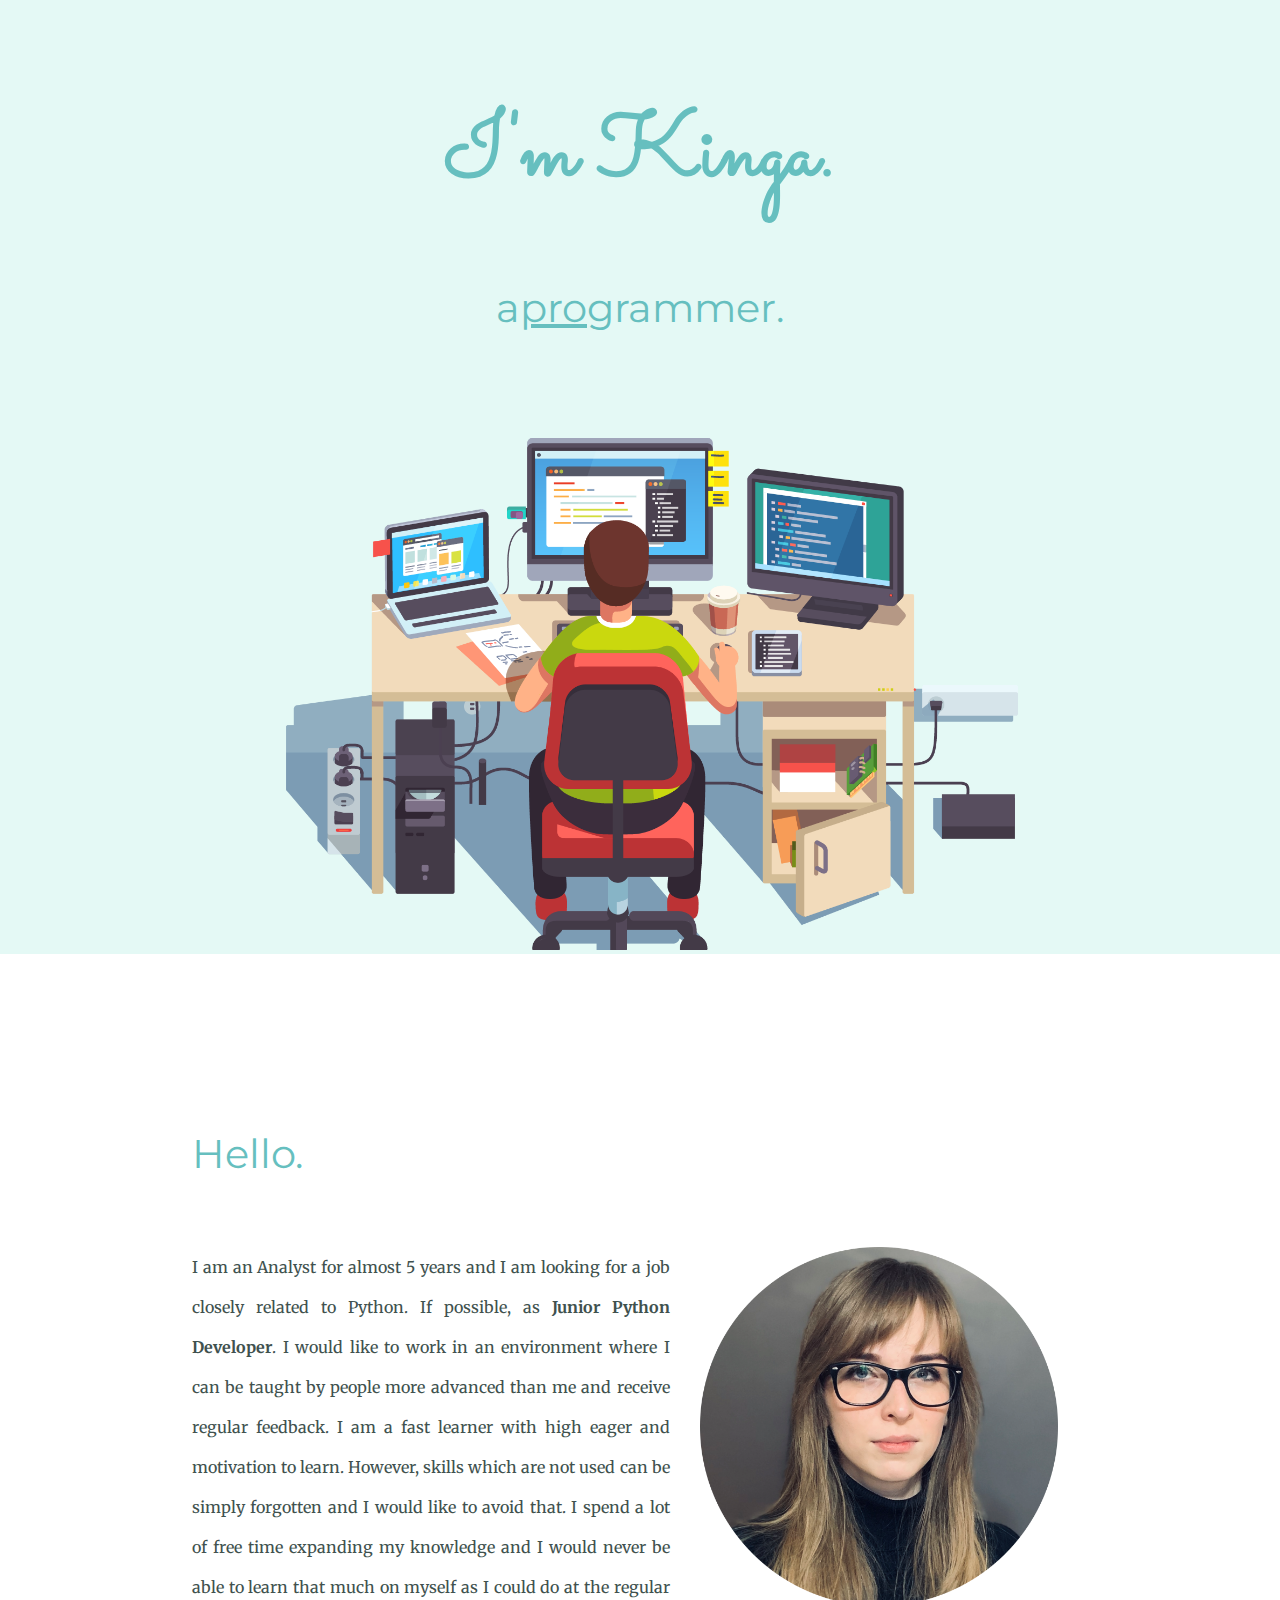
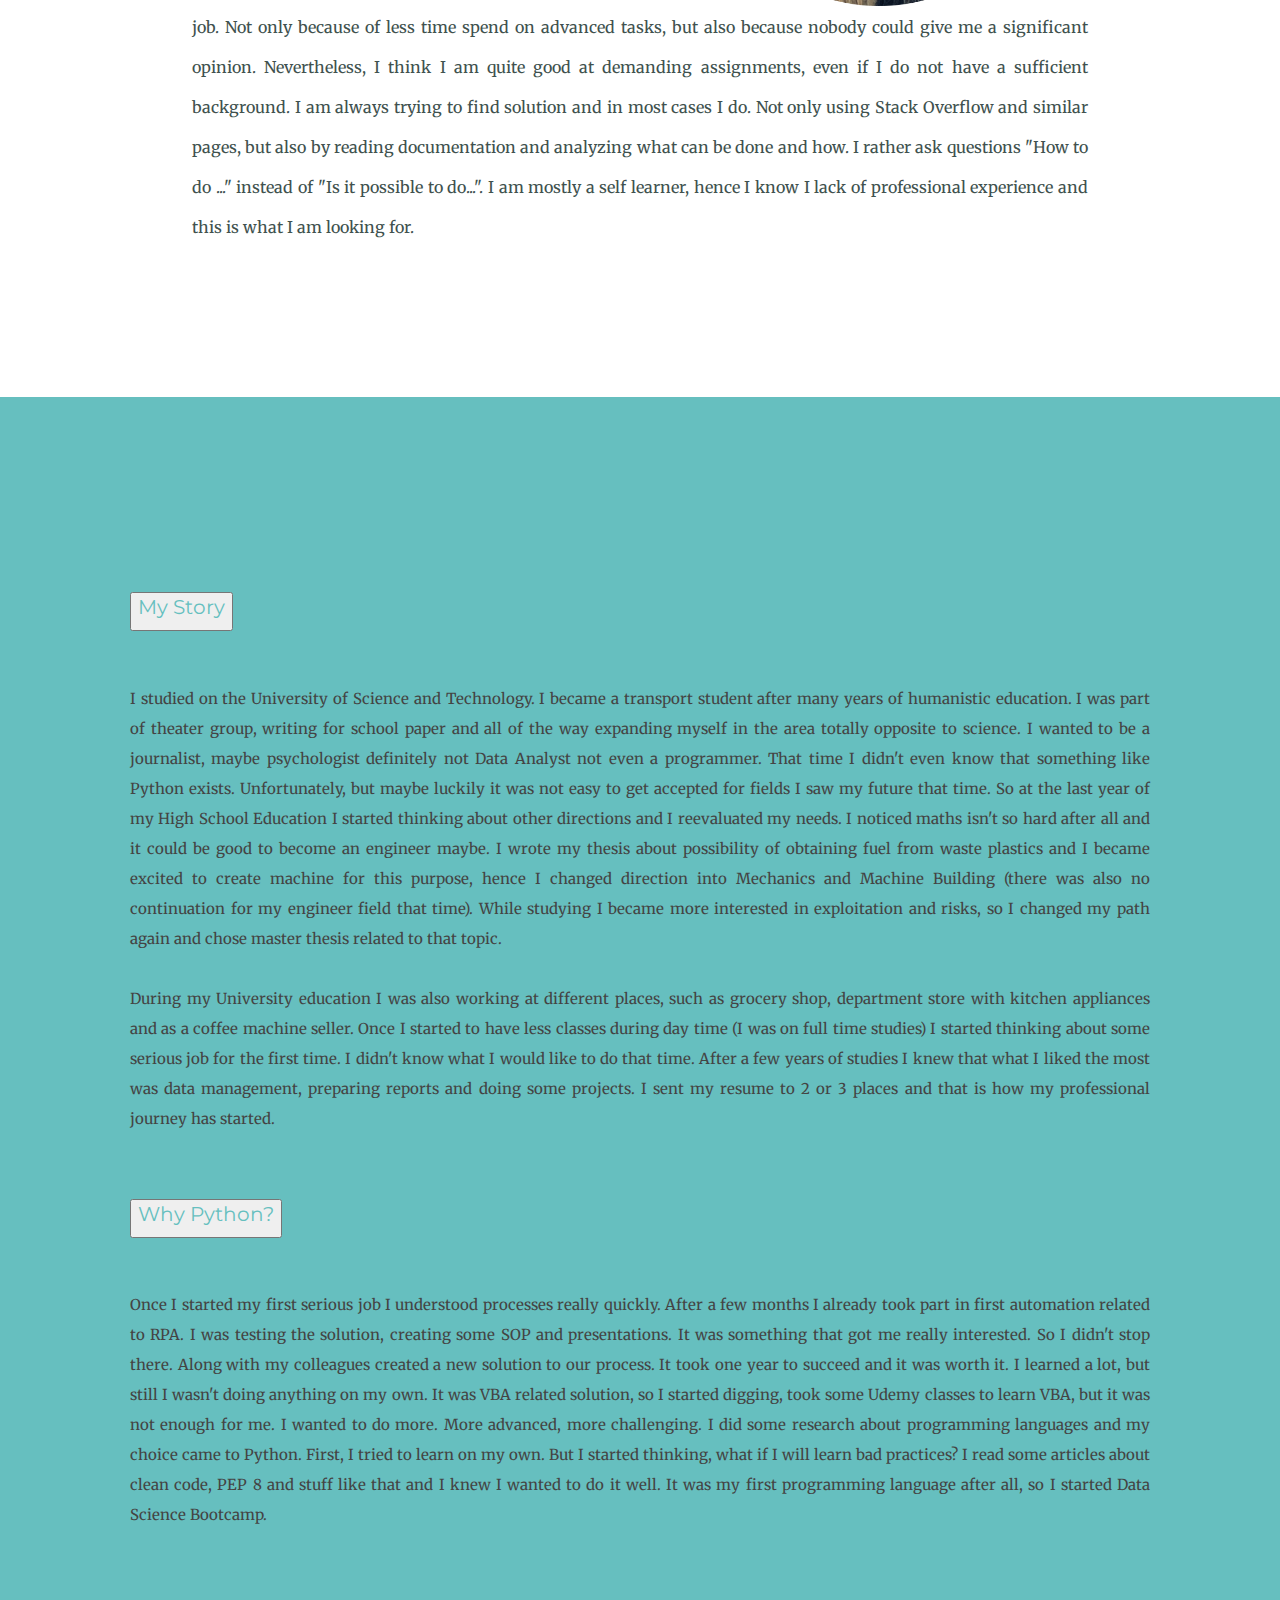
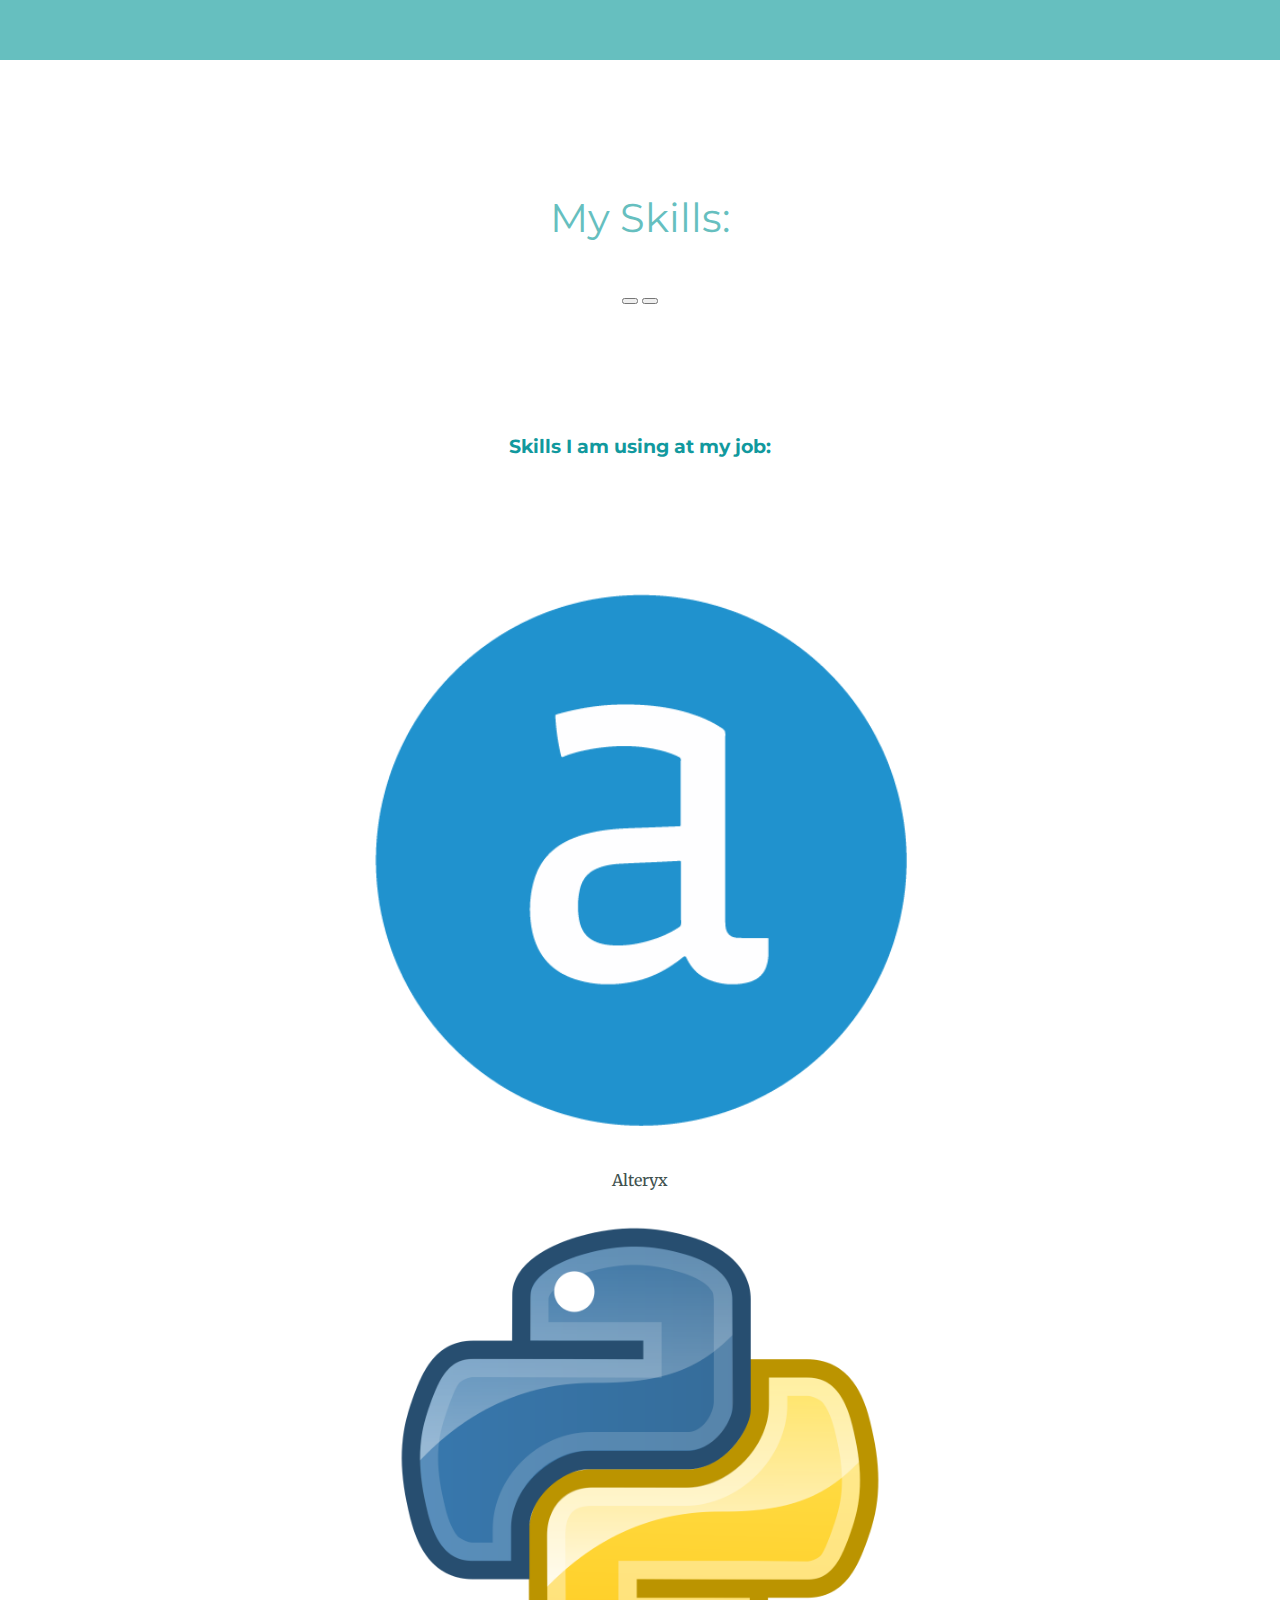
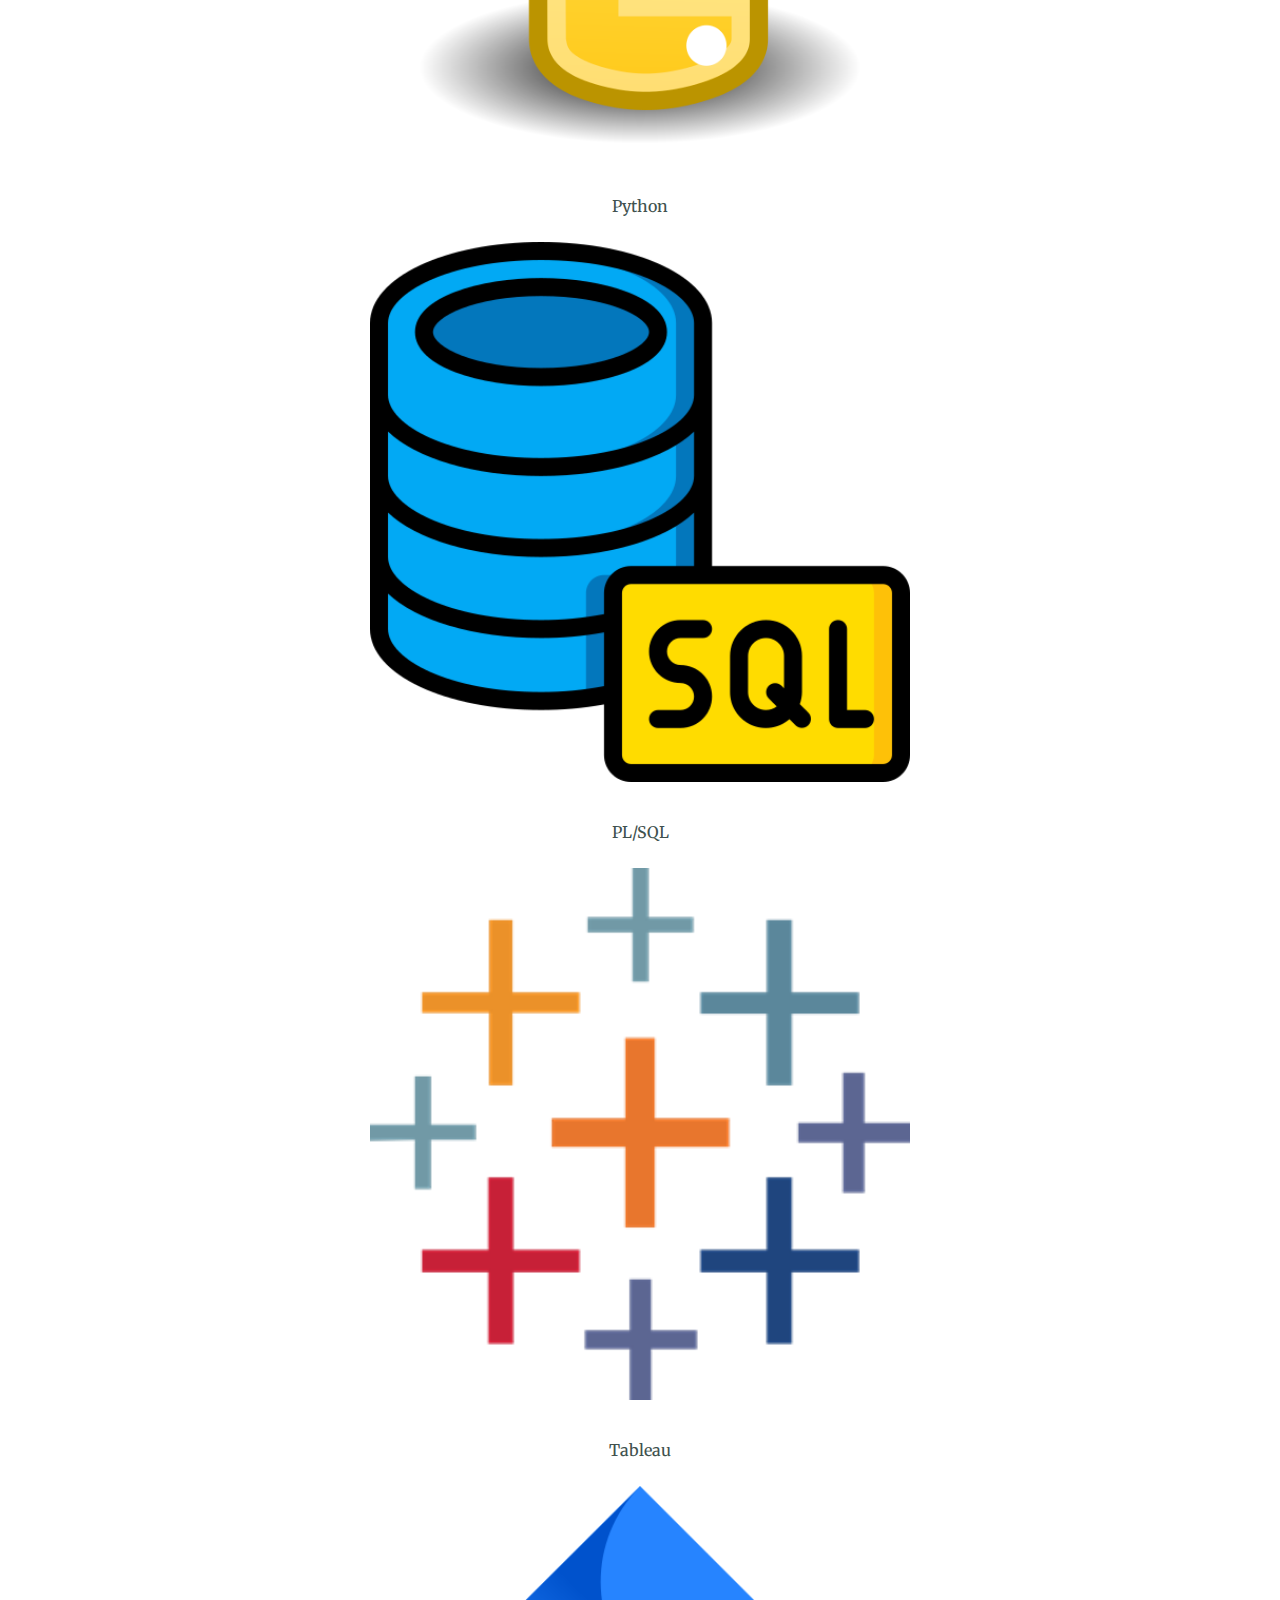
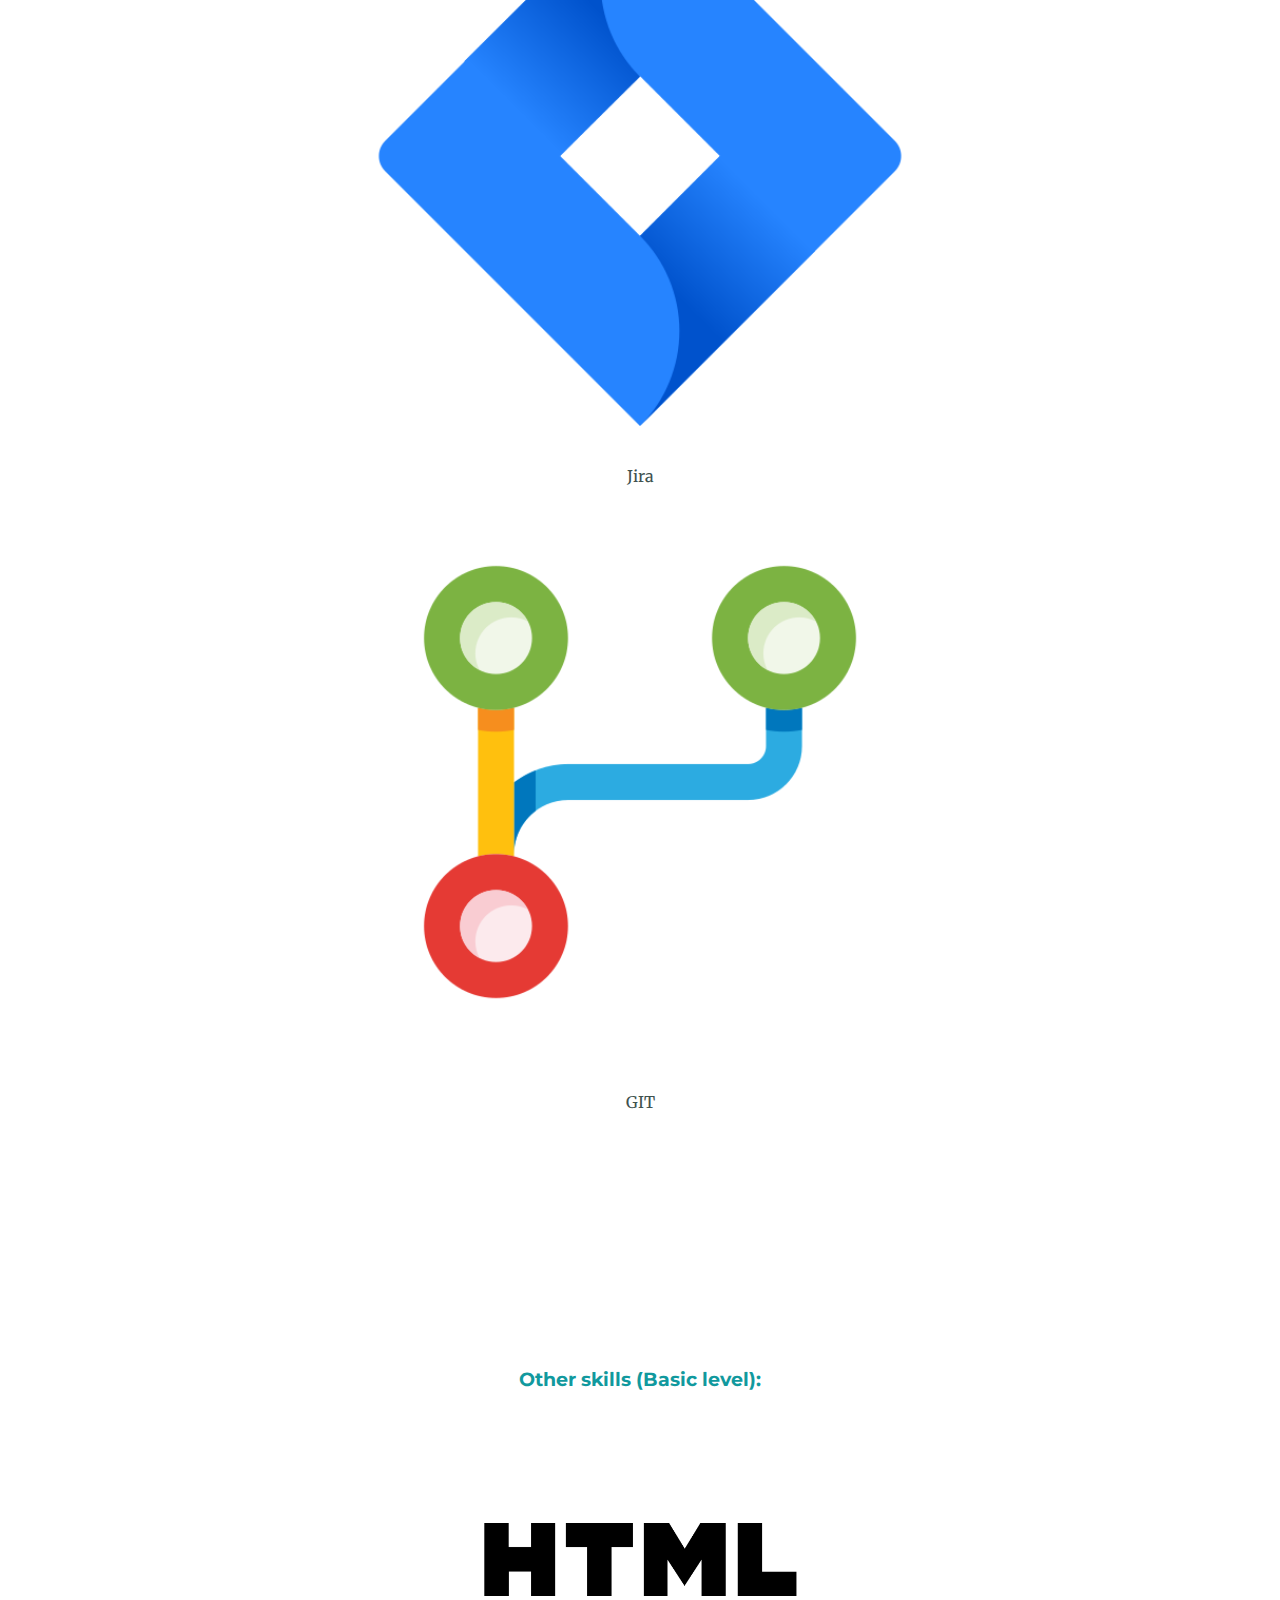
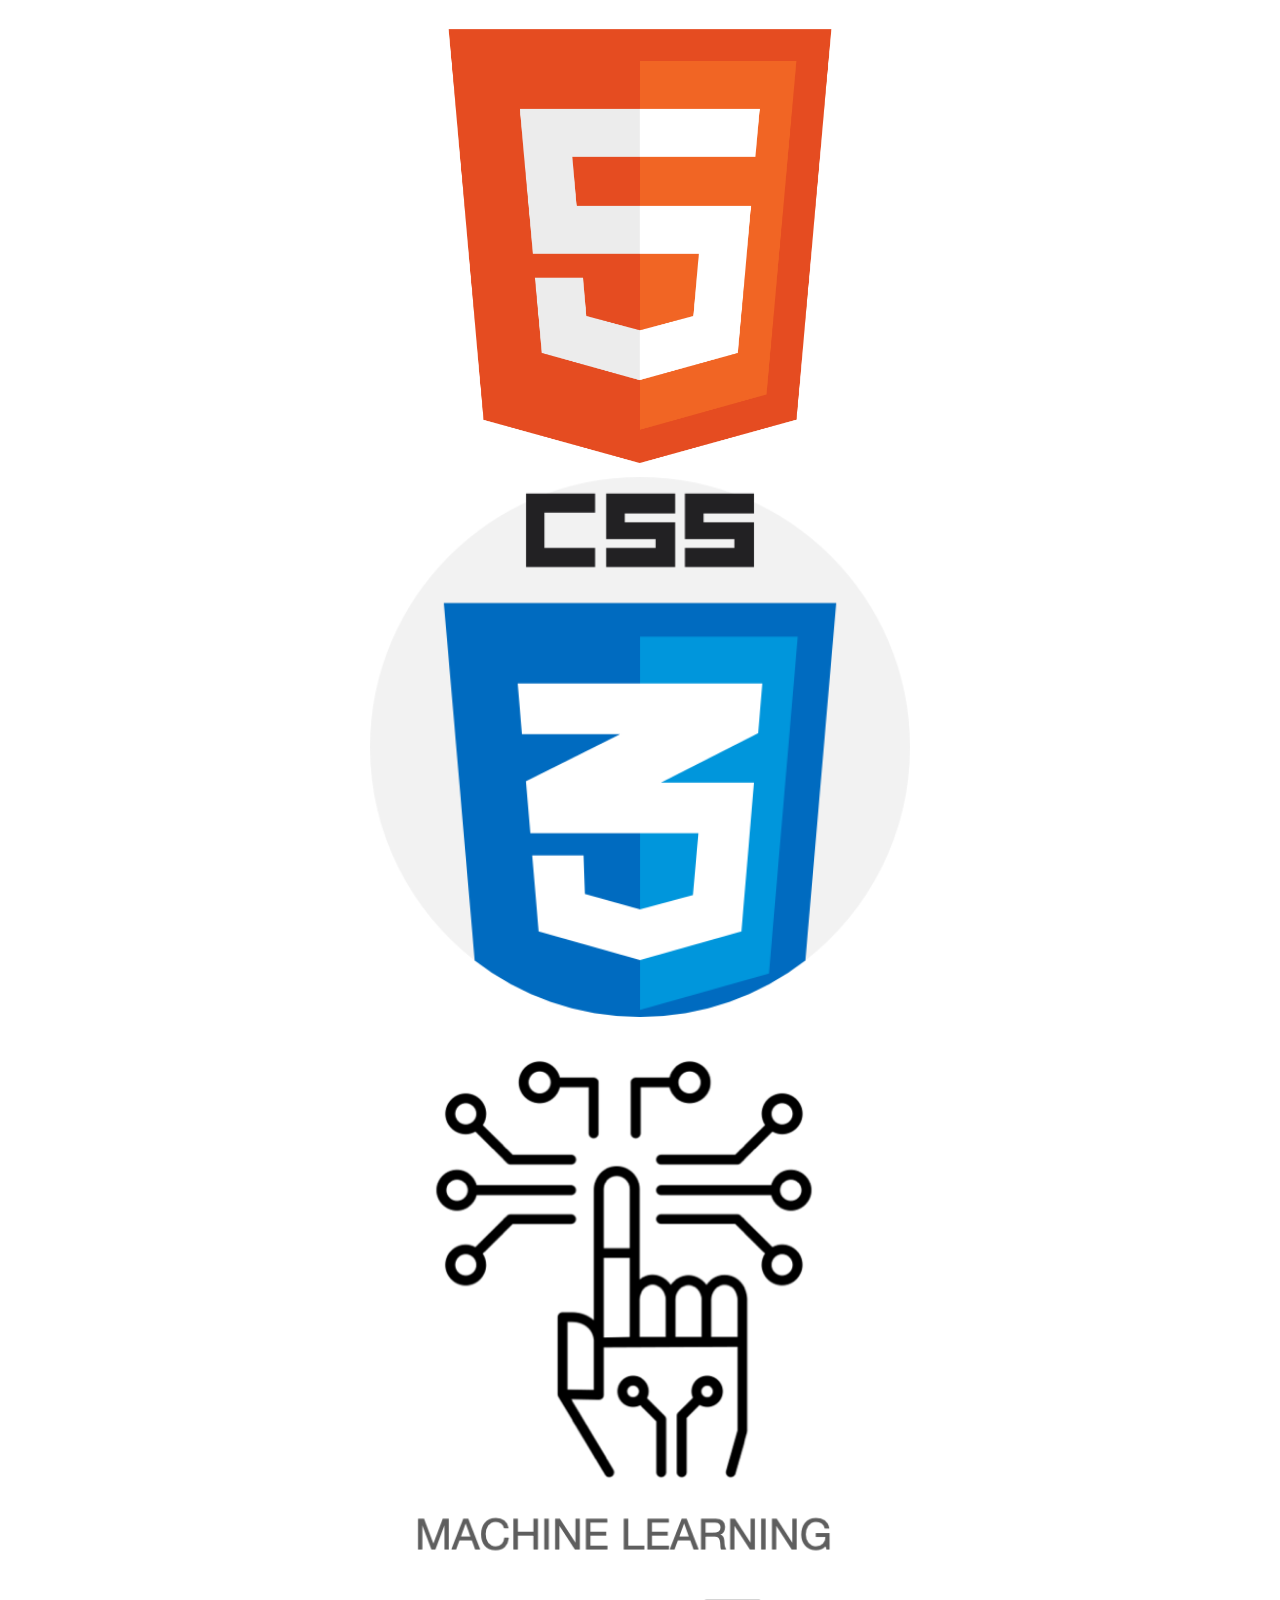
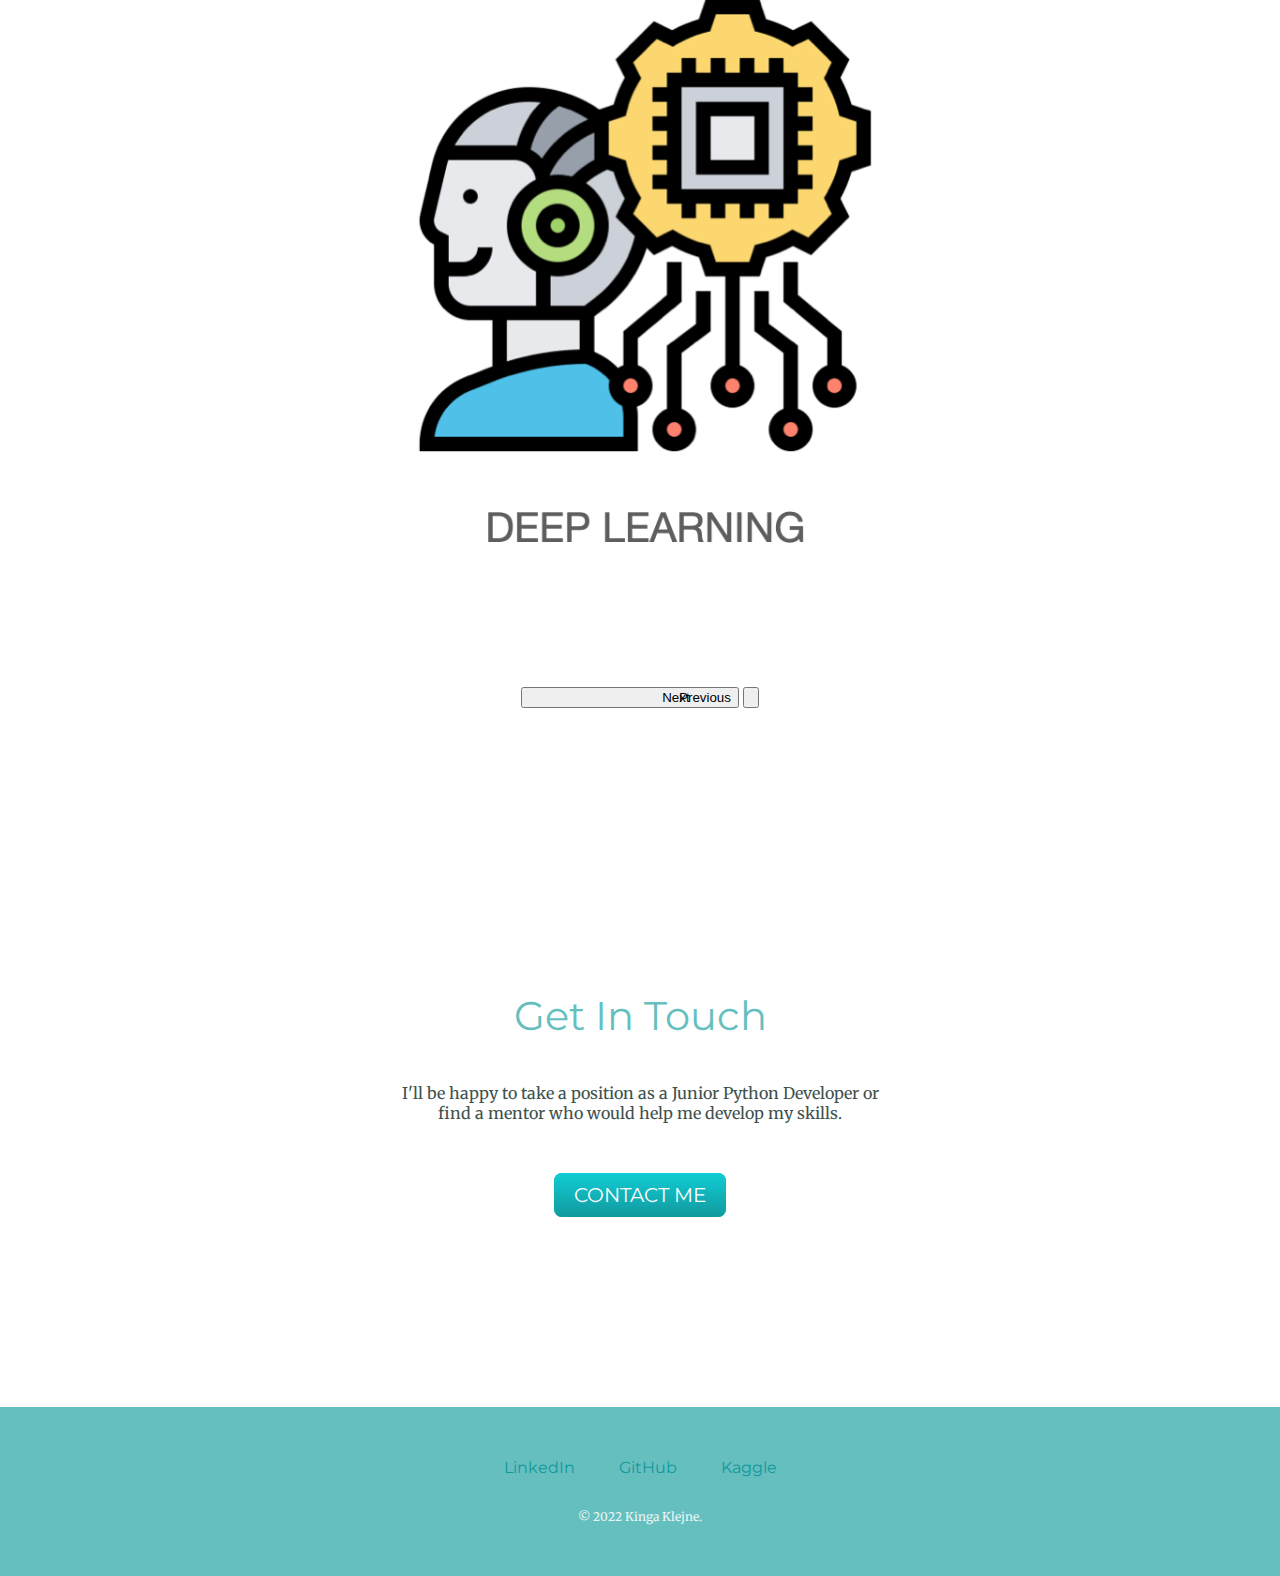
<file: index.html>
<!DOCTYPE html>
<html lang="en" dir="ltr">

<head>
  <meta charset="utf-8">
  <title>Kinga Klejne</title>
  <!-- Bootstrap Scripts -->
  <link href="https://cdn.jsdelivr.net/npm/bootstrap@5.2.2/dist/css/bootstrap.min.css" rel="stylesheet" integrity="sha384-Zenh87qX5JnK2Jl0vWa8Ck2rdkQ2Bzep5IDxbcnCeuOxjzrPF/et3URy9Bv1WTRi" crossorigin="anonymous">
  <script src="https://cdn.jsdelivr.net/npm/bootstrap@5.2.2/dist/js/bootstrap.bundle.min.js" integrity="sha384-OERcA2EqjJCMA+/3y+gxIOqMEjwtxJY7qPCqsdltbNJuaOe923+mo//f6V8Qbsw3" crossorigin="anonymous"></script>

  <!-- CSS Stylesheets -->
  <link rel="stylesheet" href="css/styles.css">
  <!-- favicon -->
  <link rel="icon" href="favicon.ico">
  <!-- Google Fonts -->
  <link rel="preconnect" href="https://fonts.googleapis.com">
  <link rel="preconnect" href="https://fonts.gstatic.com" crossorigin>
  <link href="https://fonts.googleapis.com/css2?family=Merriweather&family=Montserrat&family=Sacramento&display=swap" rel="stylesheet">

</head>

<body>

  <!-- Top section -->
  <div class="top-containter">
    <div class="title-text">
      <h1>I'm Kinga.</h1>
      <h2>a<span class="pro">pro</span>grammer.</h2>
    </div>
    <img class="desk" src="images/desk.png" alt="desk-img">
  </div>

  <!-- About me -->
  <div class="middle-container">
    <div class="profile-container">
      <h2>Hello.</h2>
      <img class="my-photo" src="images/IMG_1498.png" alt="Kinga profile picture">
      <p>I am an Analyst for almost 5 years and I am looking for a job closely
        related to Python. If possible, as <b>Junior Python Developer</b>.
        I would like to work in an environment where I can be taught by people more
        advanced than me and receive regular feedback. I am a fast learner with
        high eager and motivation to learn. However, skills which are not used
        can be simply forgotten and I would like to avoid that.
        I spend a lot of free time expanding my knowledge and I would never
        be able to learn that much on myself as I could do at the regular job.
        Not only because of less time spend on advanced tasks, but also
        because nobody could give me a significant opinion.
        Nevertheless, I think I am quite good at demanding assignments,
        even if I do not have a sufficient background. I am always trying to
        find solution and in most cases I do. Not only using Stack Overflow
        and similar pages, but also by reading documentation and analyzing what
        can be done and how. I rather ask questions "How to do ..." instead of
        "Is it possible to do...". I am mostly a self learner, hence I know
        I lack of professional experience and this is what I am looking for.
      </p>
    </div>
    </div>

    <!-- Accordion Section -->
    <div class="story-container">
      <div class="accordion accordion-flush accordion-container" id="accordionFlushExample">
        <div class="accordion-item">
          <h2 class="accordion-header" id="flush-headingOne">
            <button class="accordion-button collapsed acc-head" type="button" data-bs-toggle="collapse" data-bs-target="#flush-collapseOne" aria-expanded="true" aria-controls="flush-collapseOne">
              My Story
            </button>
          </h2>
          <div id="flush-collapseOne" class="accordion-collapse collapse show" aria-labelledby="flush-headingOne" data-bs-parent="#accordionFlushExample">
            <div class="accordion-body">
              I studied on the University of Science and Technology. I became a
              transport student after many years of humanistic education. I was
              part of theater group, writing for school paper and all of the way
              expanding myself in the area totally opposite to science. I wanted
              to be a journalist, maybe psychologist definitely not Data Analyst
              not even a programmer. That time I didn't even know that something
              like Python exists. Unfortunately, but maybe luckily it was not easy
              to get accepted for fields I saw my future that time. So at the last
              year of my High School Education I started thinking about other
              directions and I reevaluated my needs. I noticed maths isn't so
              hard after all and it could be good to become an engineer maybe.
              I wrote my thesis about possibility of obtaining fuel from waste
              plastics and I became excited to create machine for this purpose,
              hence I changed direction into Mechanics and Machine Building
              (there was also no continuation for my engineer field that time).
              While studying I became more interested in exploitation and risks,
              so I changed my path again and chose master thesis related to that
              topic.
              <br>
              <br>
              During my University education I was also working at different places,
              such as grocery shop, department store with kitchen appliances and
              as a coffee machine seller. Once I started to have less classes
              during day time (I was on full time studies) I started thinking
              about some serious job for the first time. I didn't know what I
              would like to do that time. After a few years of studies I knew that
              what I liked the most was data management, preparing reports and doing
              some projects. I sent my resume to 2 or 3 places and that is how my
              professional journey has started.
            </div>
          </div>
        </div>

        <div class="accordion-item">
          <h2 class="accordion-header" id="flush-headingTwo">
            <button class="accordion-button collapsed acc-head" type="button" data-bs-toggle="collapse" data-bs-target="#flush-collapseTwo" aria-expanded="false" aria-controls="flush-collapseTwo">
              Why Python?
            </button>
          </h2>
          <div id="flush-collapseTwo" class="accordion-collapse collapse" aria-labelledby="flush-headingTwo" data-bs-parent="#accordionFlushExample">
            <div class="accordion-body">
              Once I started my first serious job I understood processes really
              quickly. After a few months I already took part in first automation
              related to RPA. I was testing the solution, creating some SOP and
              presentations. It was something that got me really interested.
              So I didn't stop there. Along with my colleagues created a new
              solution to our process. It took one year to succeed and it was
              worth it. I learned a lot, but still I wasn't doing anything on
              my own. It was VBA related solution, so I started digging, took
              some Udemy classes to learn VBA, but it was not enough for me.
              I wanted to do more. More advanced, more challenging. I did some
              research about programming languages and my choice came to Python.
              First, I tried to learn on my own. But I started thinking, what if
              I will learn bad practices? I read some articles about clean code,
              PEP 8 and stuff like that and I knew I wanted to do it well. It was
              my first programming language after all, so I started
              Data Science Bootcamp.
            </div>
          </div>
        </div>
      </div>
      </div>

      <!-- My skills section -->
      <div class="skills-container">
        <h2>My Skills:</h2>

        <div id="carouselExampleCaptions" class="carousel carousel-dark slide" data-bs-ride="false">
          <div class="carousel-indicators">
            <button type="button" data-bs-target="#carouselExampleCaptions" data-bs-slide-to="0" class="active" aria-current="true" aria-label="Slide 1"></button>
            <button type="button" data-bs-target="#carouselExampleCaptions" data-bs-slide-to="1" aria-label="Slide 2"></button>
          </div>
          <div class="carousel-inner">
            <div class="carousel-item active">
              <h3 class="carousel-top-text">Skills I am using at my job:</h3>
              <div class="row">
                <div class="col-2">
                  <img class="skill_job" src="images/alteryx.png" alt="skill_alteryx">
                  <p>Alteryx</p>
                </div>
                <div class="col-2">
                  <img class="skill_job" src="images/Python.png" alt="skill_python">
                  <p>Python</p>
                </div>
                <div class="col-2">
                  <img class="skill_job" src="images/sql.png" alt="skill_sql">
                  <p>PL/SQL</p>
                </div>
                <div class="col-2">
                  <img class="skill_job" src="images/tableau.png" alt="skill_tableau">
                  <p>Tableau</p>
                </div>
                <div class="col-2">
                  <img class="skill_job" src="images/jira.png" alt="skill_jira">
                  <p>Jira</p>
                </div>
                <div class="col-2">
                  <img class="skill_job" src="images/git.png" alt="skill_git">
                  <p>GIT</p>
                </div>
              </div>
            </div>
            <div class="carousel-item">
              <h3 class="carousel-top-text">Other skills (Basic level):</h3>
              <div class="row">
                <div class="col-3">
                  <img class="skill_other" src="images/html.png" alt="skill_html">
                </div>
                <div class="col-3">
                  <img class="skill_other" src="images/css.png" alt="skill_css">
                </div>
                <div class="col-3">
                  <img class="skill_other" src="images/ml.png" alt="skill_ml">
                </div>
                <div class="col-3">
                  <img class="skill_other" src="images/dl.png" alt="skill_dl">
                </div>
              </div>
            </div>
          </div>
          <button class="carousel-control-prev" type="button" data-bs-target="#carouselExampleCaptions" data-bs-slide="prev">
            <span class="carousel-control-prev-icon" aria-hidden="true"></span>
            <span class="visually-hidden">Previous</span>
          </button>
          <button class="carousel-control-next" type="button" data-bs-target="#carouselExampleCaptions" data-bs-slide="next">
            <span class="carousel-control-next-icon" aria-hidden="true"></span>
            <span class="visually-hidden">Next</span>
          </button>
        </div>
      </div>
    </div>
  </div>
  <!-- Contact form -->
  <div class="contact-me-container">
    <h2>Get In Touch</h2>
    <p class="contact-message">I'll be happy to take a position as a Junior Python Developer or find a mentor who would help me develop my skills.</p>
    <a class="btn" href="mailto:kingaklejne@email.com">CONTACT ME</a>
  </div>

  <div class="bottom-container">
    <a class="footer-link" href="https://www.linkedin.com/in/kinga-klejne/">LinkedIn</a>
    <a class="footer-link" href="https://github.com/KingaKlejne">GitHub</a>
    <a class="footer-link" href="https://www.kaggle.com/kingaklejne">Kaggle</a>
    <p class="copyright">© 2022 Kinga Klejne.</p>
  </div>

</body>

</html>
</file>
<file: css/styles.css>
body {
  color: #40514E;
  margin: 0;
  text-align: center;
  font-family: "Merriweather", serif;
}

h1 {
  color: #66BFBF;
  font-size: 5.625rem;
  font-family: "Sacramento", serif;
}

h2 {
  color: #66BFBF;
  font-family: "Montserrat", serif;
  font-size: 2.5rem;
  font-weight: normal;
  padding-bottom: 10px;
}

h3 {
  color: #11999E;
  font-family: "Montserrat", serif;
}

a {
  color: #11999E;
  font-family: 'Montserrat', sans-serif;
  margin: 10px 20px;
  text-decoration: none;
}

a:hover {
  color: #EAF6F6;
}

/* Containers */
.top-containter {
  background-color: #E4F9F5;
  position: relative;
  padding-top: 10px;
}

.middle-container {
  padding: 20px, 0px;
}

.profile-container {
  width: 70%;
  margin: 150px auto;
  text-align: justify;
  line-height: 2.5;
}

.story-container {
  background-color: #66BFBF;
  padding: 130px;
}

.accordion-container {
  color: #444;
  width: 100%;
  text-align: justify;
  font-size: 15px;
  transition: 0.4s;
  font-family: "Merriweather", serif;
  line-height: 2;
}

.skills-container {
  padding-top: 100px;
  padding-bottom: 100px;
}

.contact-me-container {
  padding-top: 150px;
  padding-bottom: 100px;
}

.bottom-container {
  background-color: #66BFBF;
  padding: 50px 0 20px;
}

/* Texts */
.title-text {
  padding-top: 20px;
}

.pro {
  text-decoration: underline;
}

.carousel-top-text {
  padding-bottom: 100px;
}

/* Pictures */
.desk {
  width: 80%;
}

.my-photo {
  width: 40%;
  float: right;
  padding: 0 30px;
}

.skill_job, .skill_other {
  width: 50%;
}

/* Accordion */
.acc-head {
  color: #66BFBF;
  font-family: "Montserrat", serif;
  font-size: 1.25rem;
  font-weight: normal;
  text-align: center;
  padding-bottom: 10px;
}

.accordion-button:not(.collapsed) {
  background-color: #E4F9F5;
  color: #66BFBF;
}

/* Carousel */
.carousel-control-prev-icon {
  margin-right: 150px;
}

.carousel-control-next-icon {
  margin-right: -150px;
}

.carousel-indicators {
  bottom: -100px;
}

.carousel-item {
  padding: 100px;
  line-height: 2.5;
}

/* Bottom Section */
.contact-message {
  width: 40%;
  margin: 20px auto 160px;
}

.copyright {
  color: #EAF6F6;
  font-size: 0.75rem;
  padding: 20px 0;
}

.btn {
  background: #11cdd4;
  background-image: -webkit-linear-gradient(top, #11cdd4, #11999e);
  background-image: -moz-linear-gradient(top, #11cdd4, #11999e);
  background-image: -ms-linear-gradient(top, #11cdd4, #11999e);
  background-image: -o-linear-gradient(top, #11cdd4, #11999e);
  background-image: linear-gradient(to bottom, #11cdd4, #11999e);
  -webkit-border-radius: 8;
  -moz-border-radius: 8;
  border-radius: 8px;
  font-family: 'Montserrat', sans-serif;
  color: #ffffff;
  font-size: 20px;
  padding: 10px 20px 10px 20px;
  text-decoration: none;
  position: relative;
  bottom: 100px;
}

.btn:hover {
  background: #30e3cb;
  background-image: -webkit-linear-gradient(top, #30e3cb, #2bc4ad);
  background-image: -moz-linear-gradient(top, #30e3cb, #2bc4ad);
  background-image: -ms-linear-gradient(top, #30e3cb, #2bc4ad);
  background-image: -o-linear-gradient(top, #30e3cb, #2bc4ad);
  background-image: linear-gradient(to bottom, #30e3cb, #2bc4ad);
  text-decoration: none;
}
</file>
